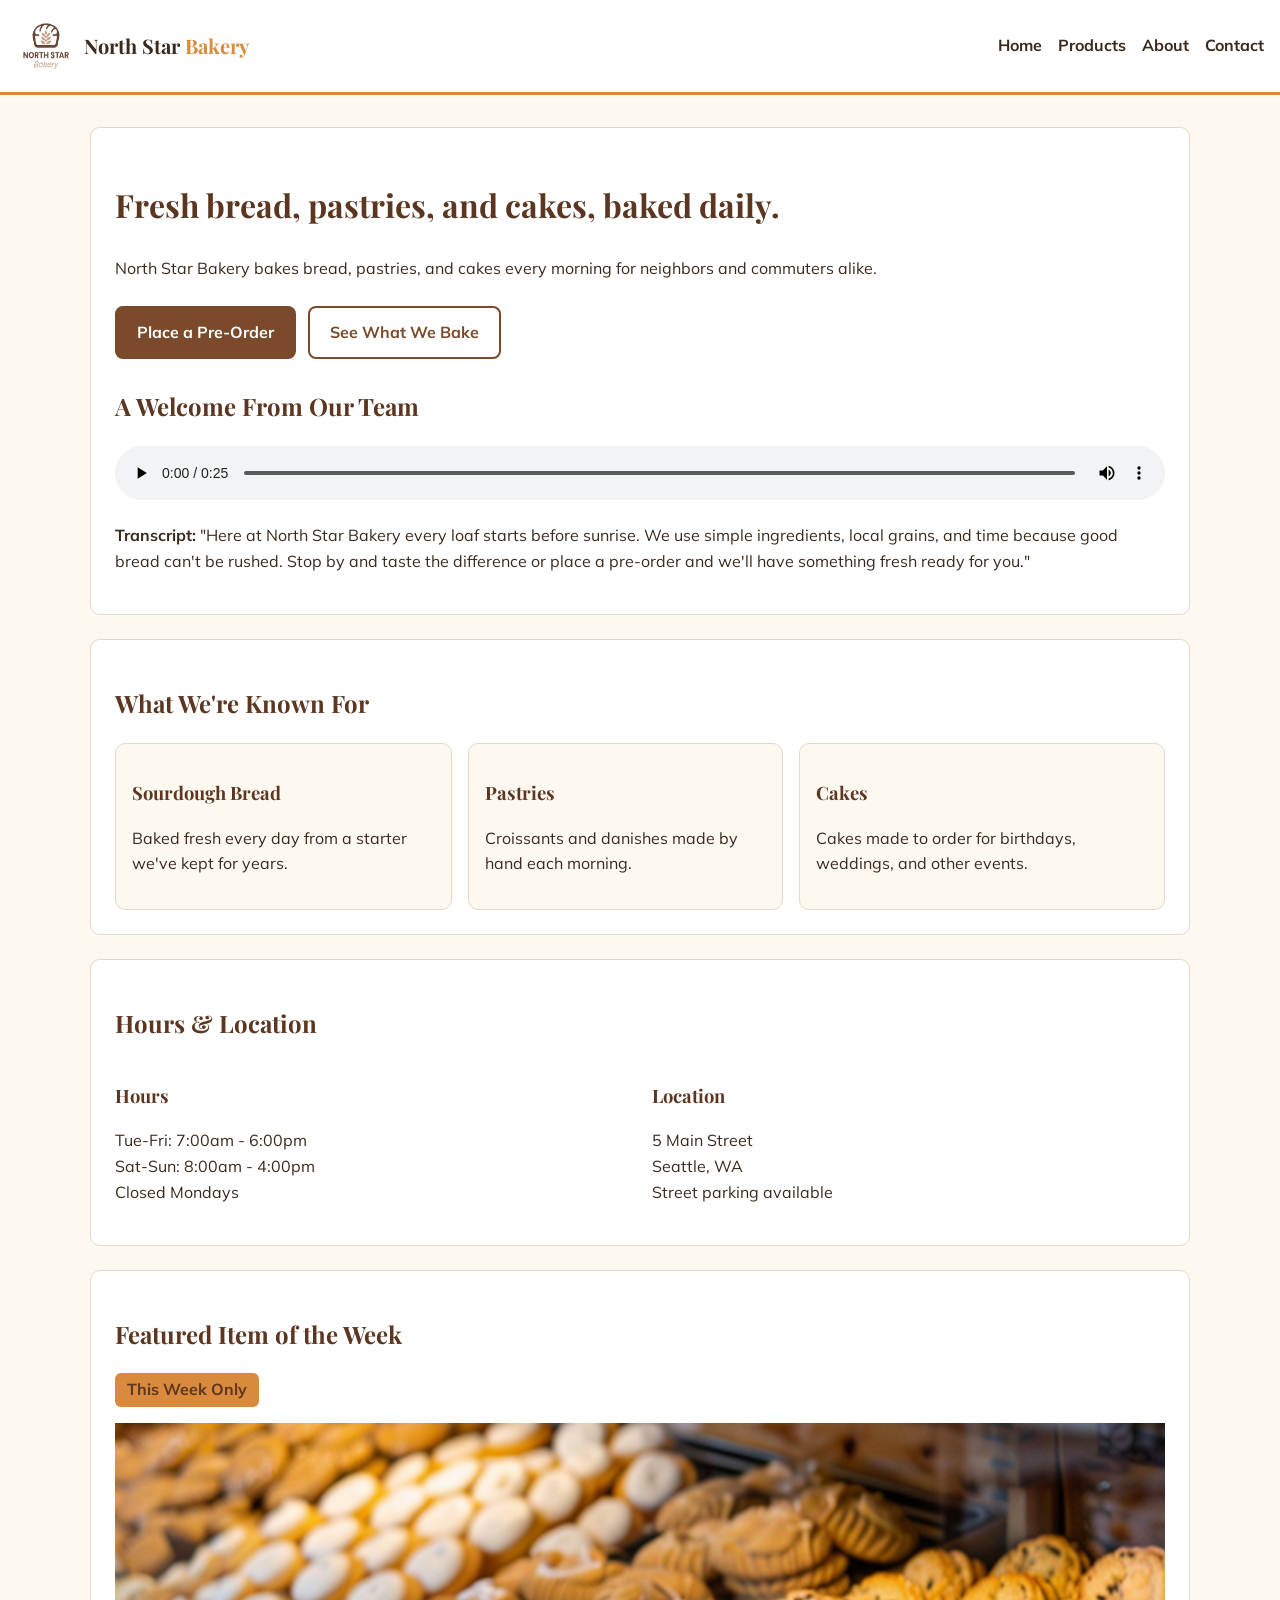
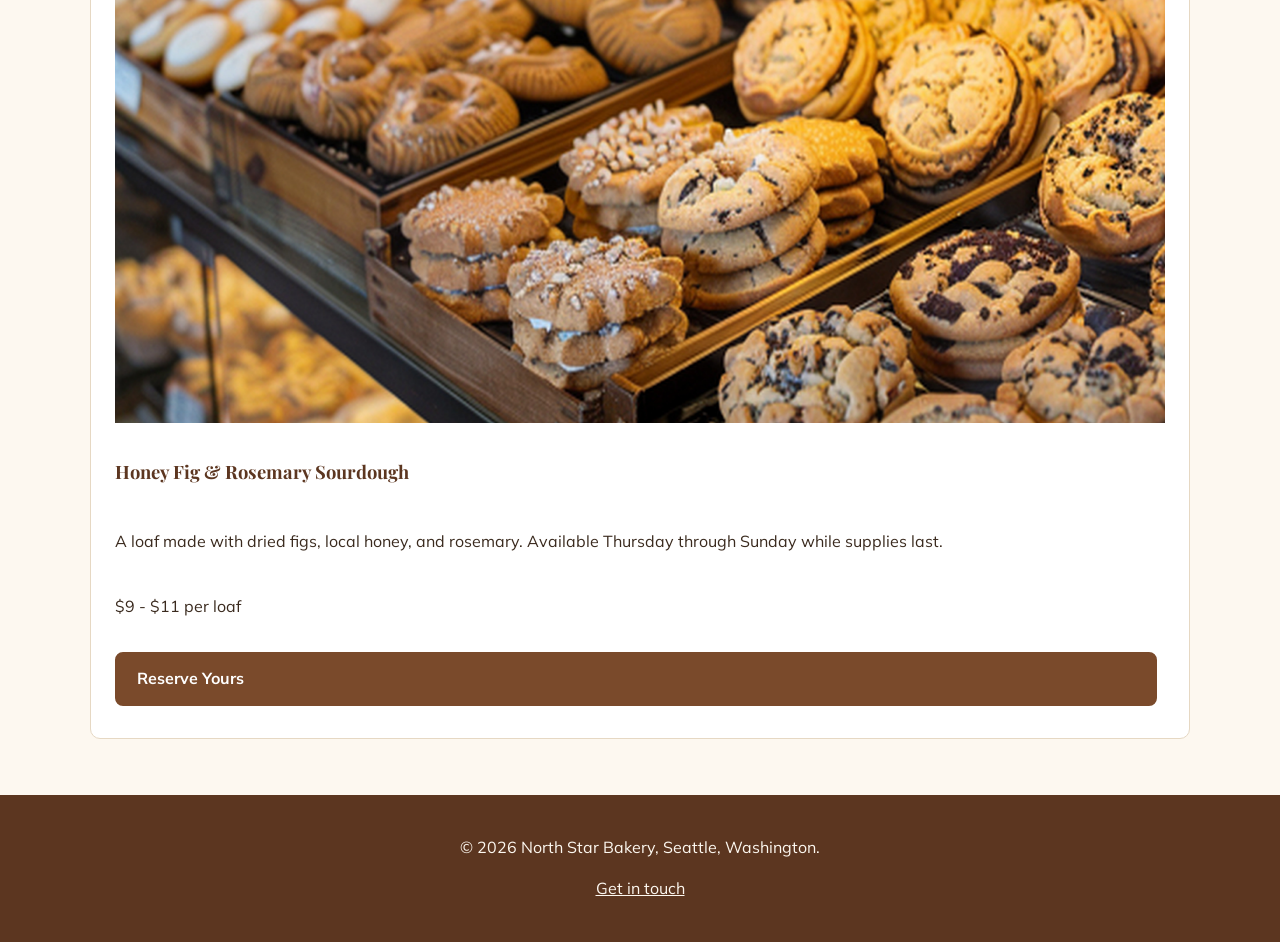
<file: index.html>
<!DOCTYPE html>
<html lang="en">

<head>
  <meta charset="UTF-8">
  <meta name="viewport" content="width=device-width, initial-scale=1.0">
  <title>North Star Bakery | Bakery in Seattle, WA</title>
  <link href="https://fonts.googleapis.com/css2?family=Mulish:wght@400;600;700&family=Playfair+Display:wght@600;700&display=swap" rel="stylesheet">
  <link rel="stylesheet" href="styles.css">
  <script src="main.js" defer></script>
</head>

<body>

  <header>
    <div>
      <img src="assets/bakery-logo_c.png" alt="North Star Bakery logo" width="60" height="60">
      <div>North Star <span>Bakery</span></div>
    </div>
    <nav>
      <ul>
        <li><a href="index.html">Home</a></li>
        <li><a href="products.html">Products</a></li>
        <li><a href="about.html">About</a></li>
        <li><a href="contact.html">Contact</a></li>
      </ul>
    </nav>
  </header>

  <main>

    <section>
      <h1>Fresh bread, pastries, and cakes, baked daily.</h1>
      <p>North Star Bakery bakes bread, pastries, and cakes every morning for neighbors and commuters alike.</p>
      <a class="btn" href="contact.html">Place a Pre-Order</a>
      <a class="btn btn-outline" href="products.html">See What We Bake</a>

      <h2>A Welcome From Our Team</h2>
      <audio controls>
        <source src="assets/bakery-welcome_c.mp3" type="audio/mpeg">
        Your browser doesn't support embedded audio. You can
        <a href="assets/bakery-welcome_c.mp3">download the welcome message</a> instead.
      </audio>
      <p><strong>Transcript:</strong> "Here at North Star Bakery every loaf starts before
        sunrise. We use simple ingredients, local grains, and time because good bread can't be rushed. Stop by
        and taste the difference or place a pre-order and we'll have something fresh ready for you."</p>
    </section>

    <section>
      <h2>What We're Known For</h2>

      <ul>
        <li>
          <h3>Sourdough Bread</h3>
          <p>Baked fresh every day from a starter we've kept for years.</p>
        </li>
        <li>
          <h3>Pastries</h3>
          <p>Croissants and danishes made by hand each morning.</p>
        </li>
        <li>
          <h3>Cakes</h3>
          <p>Cakes made to order for birthdays, weddings, and other events.</p>
        </li>
      </ul>
    </section>

    <section>
      <h2>Hours & Location</h2>
      <div class="two-col">
        <div>
          <h3>Hours</h3>
          <p>Tue-Fri: 7:00am - 6:00pm<br>Sat-Sun: 8:00am - 4:00pm<br>Closed Mondays</p>
        </div>
        <div>
          <h3>Location</h3>
          <p>5 Main Street<br>
            Seattle, WA<br>
            Street parking available</p>
        </div>
      </div>
    </section>

    <section>
      <h2>Featured Item of the Week</h2>
      <div class="feature-card">
        <span class="badge">This Week Only</span>
        <picture>
          <source media="(max-width: 640px)" srcset="assets/bakery-feature-small_c.png">
          <img src="assets/bakery-feature-large_c.png" alt="Honey fig and rosemary sourdough loaf" width="1200"
            height="600">
        </picture>
        <h3>Honey Fig & Rosemary Sourdough</h3>
        <p>A loaf made with dried figs, local honey, and rosemary. Available Thursday through Sunday while
          supplies
          last.</p>
        <p>$9 - $11 per loaf</p>
        <a class="btn" href="contact.html">Reserve Yours</a>
      </div>
    </section>

  </main>

  <footer>
    <p>&copy; 2026 North Star Bakery, Seattle, Washington.</p>
    <p><a href="contact.html">Get in touch</a></p>
  </footer>

</body>

</html>
</file>
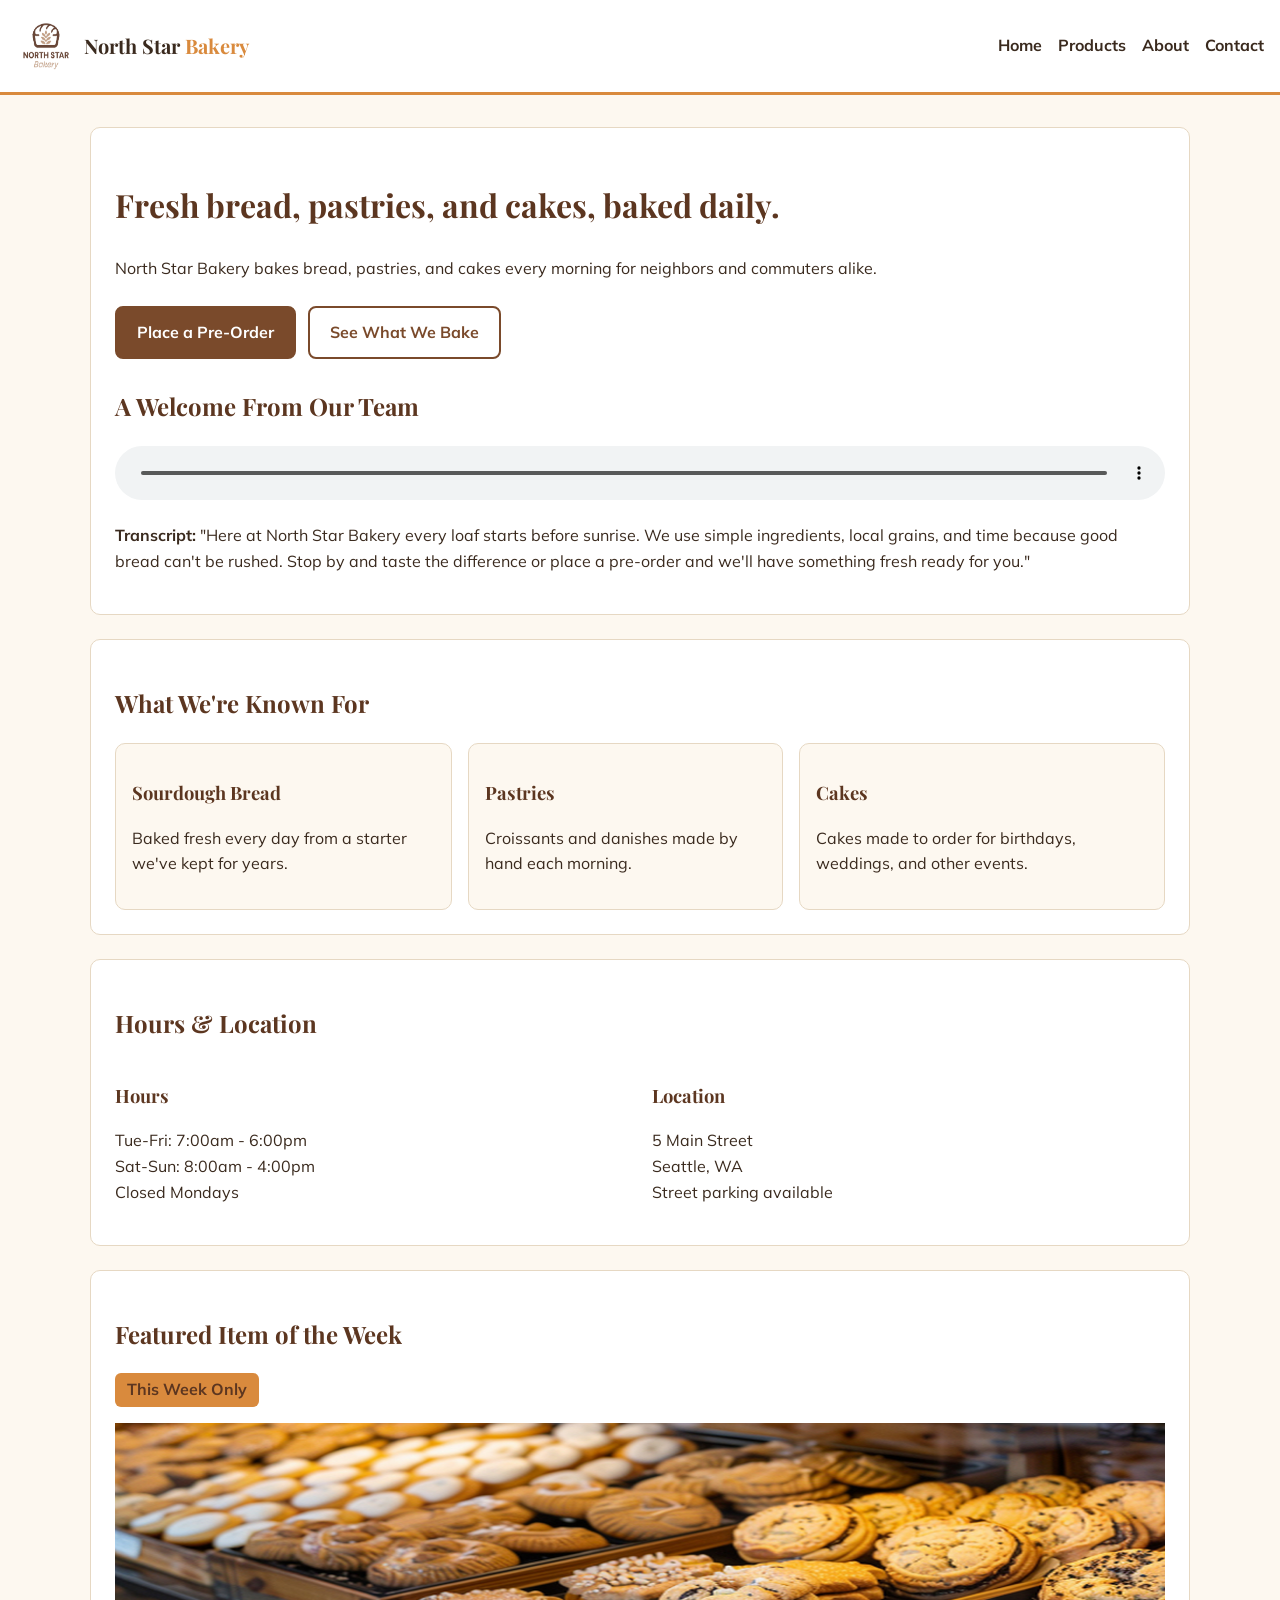
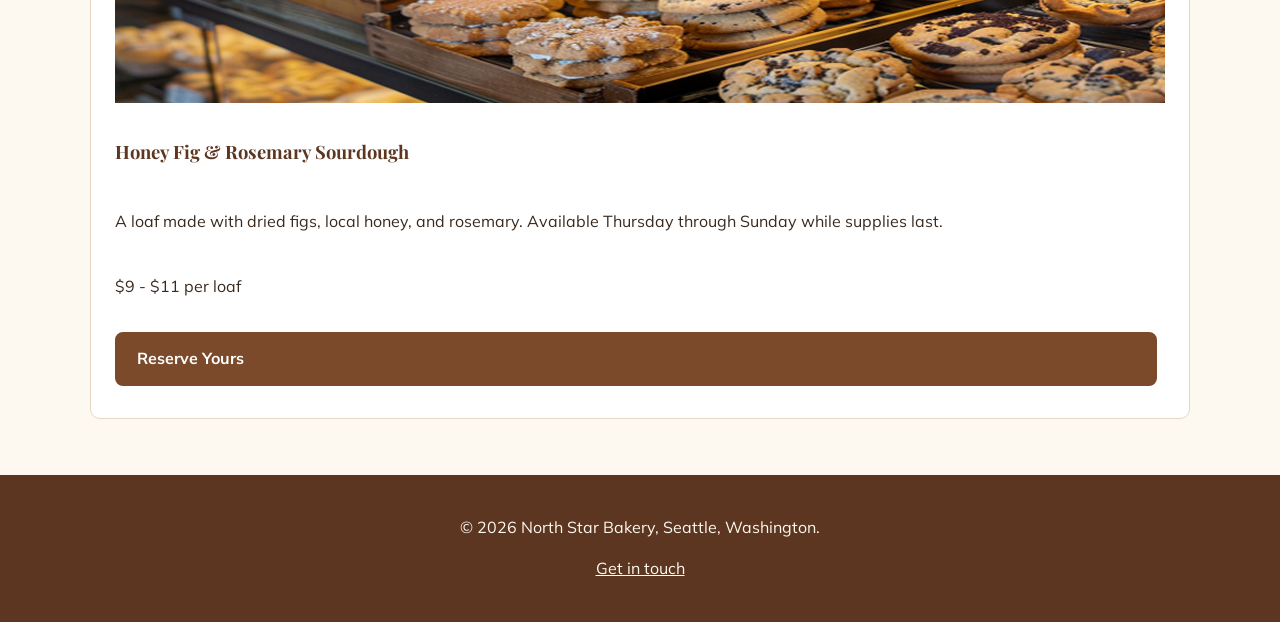
<file: web_2_1/index.html>
<!DOCTYPE html>
<html lang="en">

<head>
  <meta charset="UTF-8">
  <meta name="viewport" content="width=device-width, initial-scale=1.0">
  <title>North Star Bakery | Bakery in Seattle, WA</title>
  <link href="https://fonts.googleapis.com/css2?family=Mulish:wght@400;600;700&family=Playfair+Display:wght@600;700&display=swap" rel="stylesheet">
  <link rel="stylesheet" href="styles.css">
</head>

<body>

  <header>
    <div>
      <img src="assets/bakery-logo_c.png" alt="North Star Bakery logo" width="60" height="60">
      <div>North Star <span>Bakery</span></div>
    </div>
    <nav>
      <ul>
        <li><a href="index.html">Home</a></li>
        <li><a href="products.html">Products</a></li>
        <li><a href="about.html">About</a></li>
        <li><a href="contact.html">Contact</a></li>
      </ul>
    </nav>
  </header>

  <main>

    <section>
      <h1>Fresh bread, pastries, and cakes, baked daily.</h1>
      <p>North Star Bakery bakes bread, pastries, and cakes every morning for neighbors and commuters alike.</p>
      <a class="btn" href="contact.html">Place a Pre-Order</a>
      <a class="btn btn-outline" href="products.html">See What We Bake</a>

      <h2>A Welcome From Our Team</h2>
      <audio controls>
        <source src="assets/bakery-welcome_c.mp3" type="audio/mpeg">
        Your browser doesn't support embedded audio. You can
        <a href="assets/bakery-welcome_c.mp3">download the welcome message</a> instead.
      </audio>
      <p><strong>Transcript:</strong> "Here at North Star Bakery every loaf starts before
        sunrise. We use simple ingredients, local grains, and time because good bread can't be rushed. Stop by
        and taste the difference or place a pre-order and we'll have something fresh ready for you."</p>
    </section>

    <section>
      <h2>What We're Known For</h2>

      <ul>
        <li>
          <h3>Sourdough Bread</h3>
          <p>Baked fresh every day from a starter we've kept for years.</p>
        </li>
        <li>
          <h3>Pastries</h3>
          <p>Croissants and danishes made by hand each morning.</p>
        </li>
        <li>
          <h3>Cakes</h3>
          <p>Cakes made to order for birthdays, weddings, and other events.</p>
        </li>
      </ul>
    </section>

    <section>
      <h2>Hours & Location</h2>
      <div class="two-col">
        <div>
          <h3>Hours</h3>
          <p>Tue-Fri: 7:00am - 6:00pm<br>Sat-Sun: 8:00am - 4:00pm<br>Closed Mondays</p>
        </div>
        <div>
          <h3>Location</h3>
          <p>5 Main Street<br>
            Seattle, WA<br>
            Street parking available</p>
        </div>
      </div>
    </section>

    <section>
      <h2>Featured Item of the Week</h2>
      <div class="feature-card">
        <span class="badge">This Week Only</span>
        <picture>
          <source media="(max-width: 640px)" srcset="assets/bakery-feature-small_c.png">
          <img src="assets/bakery-feature-large_c.png" alt="Honey fig and rosemary sourdough loaf" width="1200"
            height="600">
        </picture>
        <h3>Honey Fig & Rosemary Sourdough</h3>
        <p>A loaf made with dried figs, local honey, and rosemary. Available Thursday through Sunday while
          supplies
          last.</p>
        <p>$9 - $11 per loaf</p>
        <a class="btn" href="contact.html">Reserve Yours</a>
      </div>
    </section>

  </main>

  <footer>
    <p>&copy; 2026 North Star Bakery, Seattle, Washington.</p>
    <p><a href="contact.html">Get in touch</a></p>
  </footer>

</body>

</html>
</file>
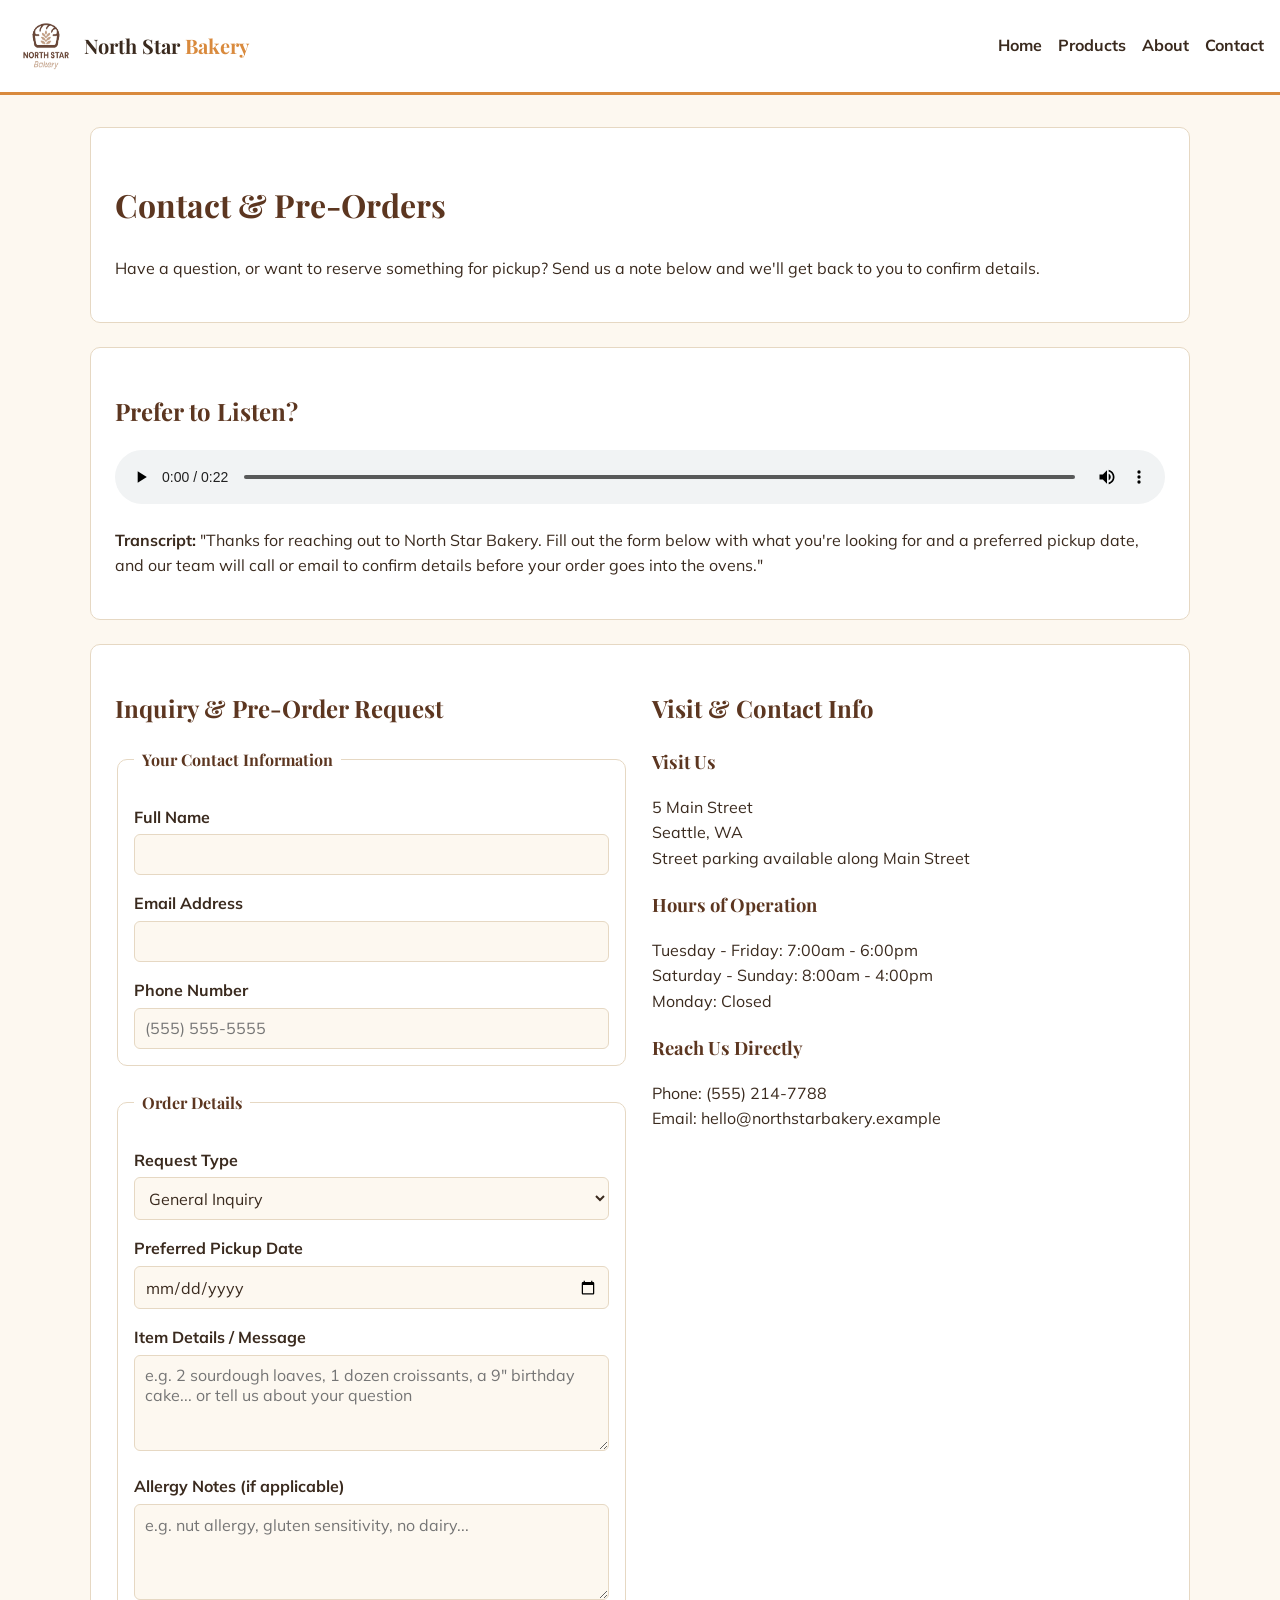
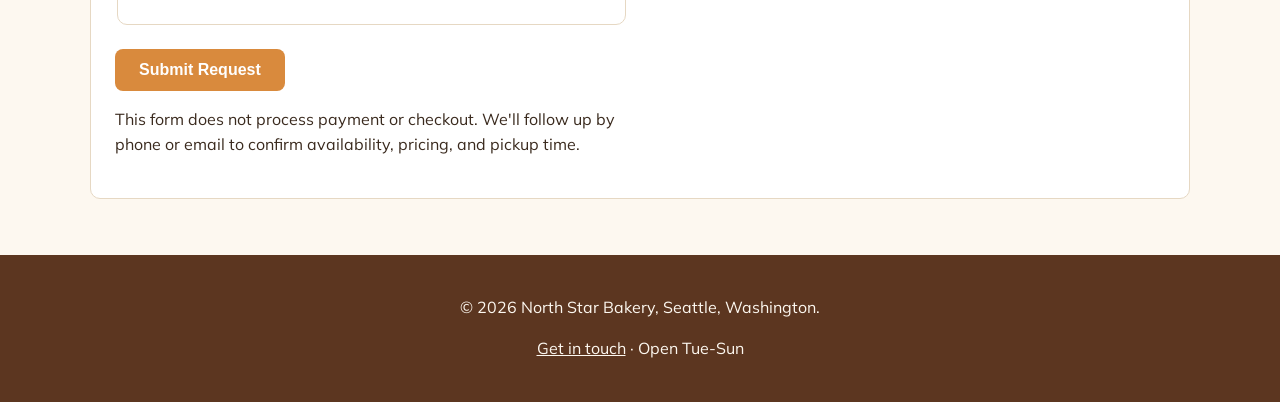
<file: contact.html>
<!DOCTYPE html>
<html lang="en">

<head>
  <meta charset="UTF-8">
  <meta name="viewport" content="width=device-width, initial-scale=1.0">
  <title>Contact & Pre-Orders | North Star Bakery</title>
  <link href="https://fonts.googleapis.com/css2?family=Mulish:wght@400;600;700&family=Playfair+Display:wght@600;700&display=swap" rel="stylesheet">
  <link rel="stylesheet" href="styles.css">
  <script src="main.js" defer></script>
</head>

<body>

  <header>
    <div>
      <img src="assets/bakery-logo_c.png" alt="North Star Bakery logo" width="60" height="60">
      <div>North Star <span>Bakery</span></div>
    </div>
    <nav>
      <ul>
        <li><a href="index.html">Home</a></li>
        <li><a href="products.html">Products</a></li>
        <li><a href="about.html">About</a></li>
        <li><a href="contact.html">Contact</a></li>
      </ul>
    </nav>
  </header>

  <main>

    <section>
      <h1>Contact & Pre-Orders</h1>
      <p>Have a question, or want to reserve something for pickup? Send us a note below and we'll get back to you to
        confirm details.</p>
    </section>

    <section>
      <h2>Prefer to Listen?</h2>
      <audio controls>
        <source src="assets/bakery-welcome-mixed_c.mp3" type="audio/mpeg">
        Your browser doesn't support embedded audio. You can
        <a href="assets/bakery-welcome-mixed_c.mp3">download the welcome message</a> instead.
      </audio>
      <p><strong>Transcript:</strong> "Thanks for reaching out to North Star Bakery. Fill out the form below with what
        you're looking for and a preferred pickup date, and our team will call or email to confirm details before
        your order goes into the ovens."</p>
    </section>

    <section class="contact-layout">

      <div>
        <h2>Inquiry & Pre-Order Request</h2>
        <form action="#" method="POST">

          <fieldset>
            <legend>Your Contact Information</legend>

            <label for="name">Full Name</label>
            <input type="text" id="name" name="name" required minlength="2" maxlength="80" autocomplete="name">

            <label for="email">Email Address</label>
            <input type="email" id="email" name="email" required autocomplete="email">

            <label for="phone">Phone Number</label>
            <input type="tel" id="phone" name="phone" pattern="[0-9()+\-\s]{7,20}" placeholder="(555) 555-5555"
              autocomplete="tel">
          </fieldset>

          <fieldset>
            <legend>Order Details</legend>

            <label for="request-type">Request Type</label>
            <select id="request-type" name="request-type" required>
              <option value="inquiry">General Inquiry</option>
              <option value="preorder">Pre-Order Request</option>
              <option value="event">Event / Custom Cake</option>
            </select>

            <label for="pickup-date">Preferred Pickup Date</label>
            <input type="date" id="pickup-date" name="pickup-date" min="2026-08-14">

            <label for="items">Item Details / Message</label>
            <textarea id="items" name="items" required maxlength="500"
              placeholder="e.g. 2 sourdough loaves, 1 dozen croissants, a 9&quot; birthday cake... or tell us about your question"></textarea>

            <label for="allergies">Allergy Notes (if applicable)</label>
            <textarea id="allergies" name="allergies" maxlength="300"
              placeholder="e.g. nut allergy, gluten sensitivity, no dairy..."></textarea>
          </fieldset>

          <button type="submit">Submit Request</button>
          <p>This form does not process payment or checkout. We'll follow up by phone or email to
            confirm availability, pricing, and pickup time.</p>
        </form>
      </div>

      <div>
        <h2>Visit & Contact Info</h2>

        <h3>Visit Us</h3>
        <p>5 Main Street<br>
          Seattle, WA<br>
          Street parking available along Main Street</p>

        <h3>Hours of Operation</h3>
        <p>
          Tuesday - Friday: 7:00am - 6:00pm<br>
          Saturday - Sunday: 8:00am - 4:00pm<br>
          Monday: Closed
        </p>

        <h3>Reach Us Directly</h3>
        <p>
          Phone: (555) 214-7788<br>
          Email: hello@northstarbakery.example
        </p>
      </div>

    </section>

  </main>

  <footer>
    <p>&copy; 2026 North Star Bakery, Seattle, Washington.</p>
    <p><a href="contact.html">Get in touch</a> &middot; Open Tue-Sun</p>
  </footer>

</body>

</html>
</file>
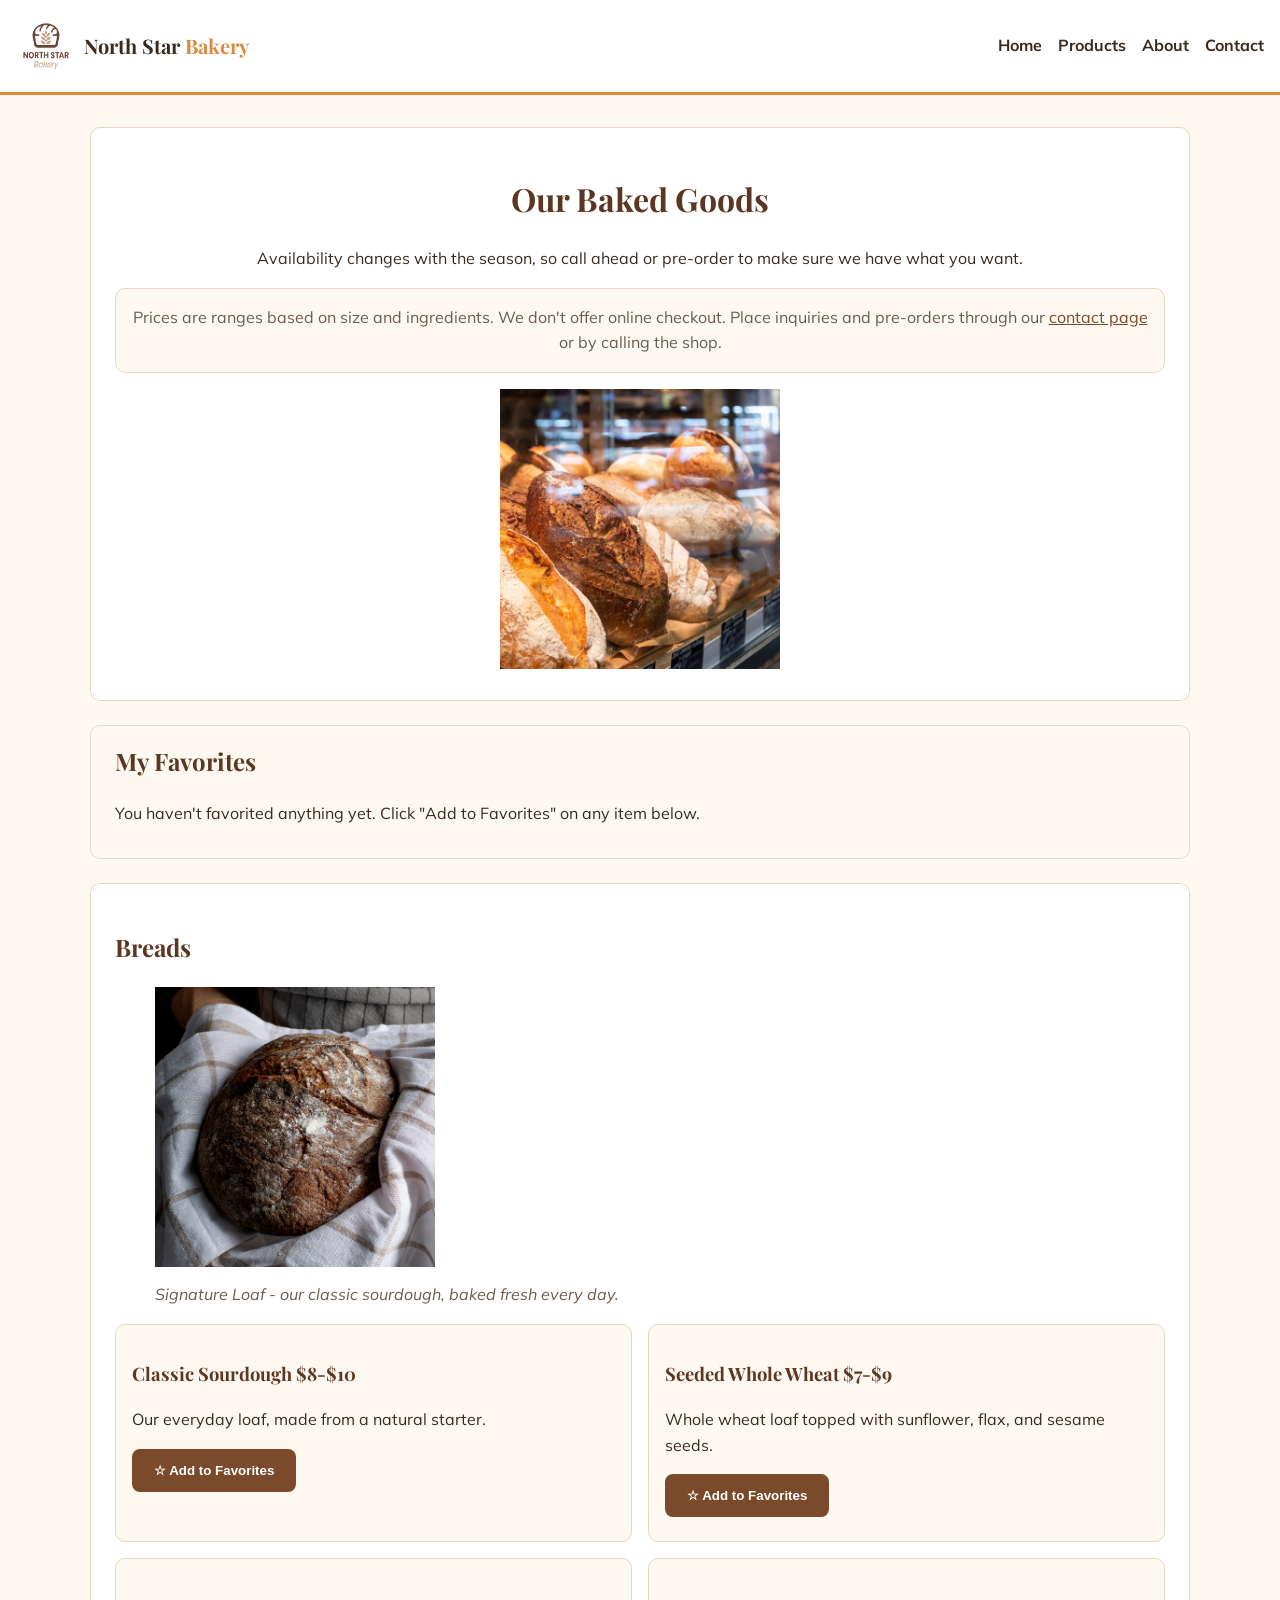
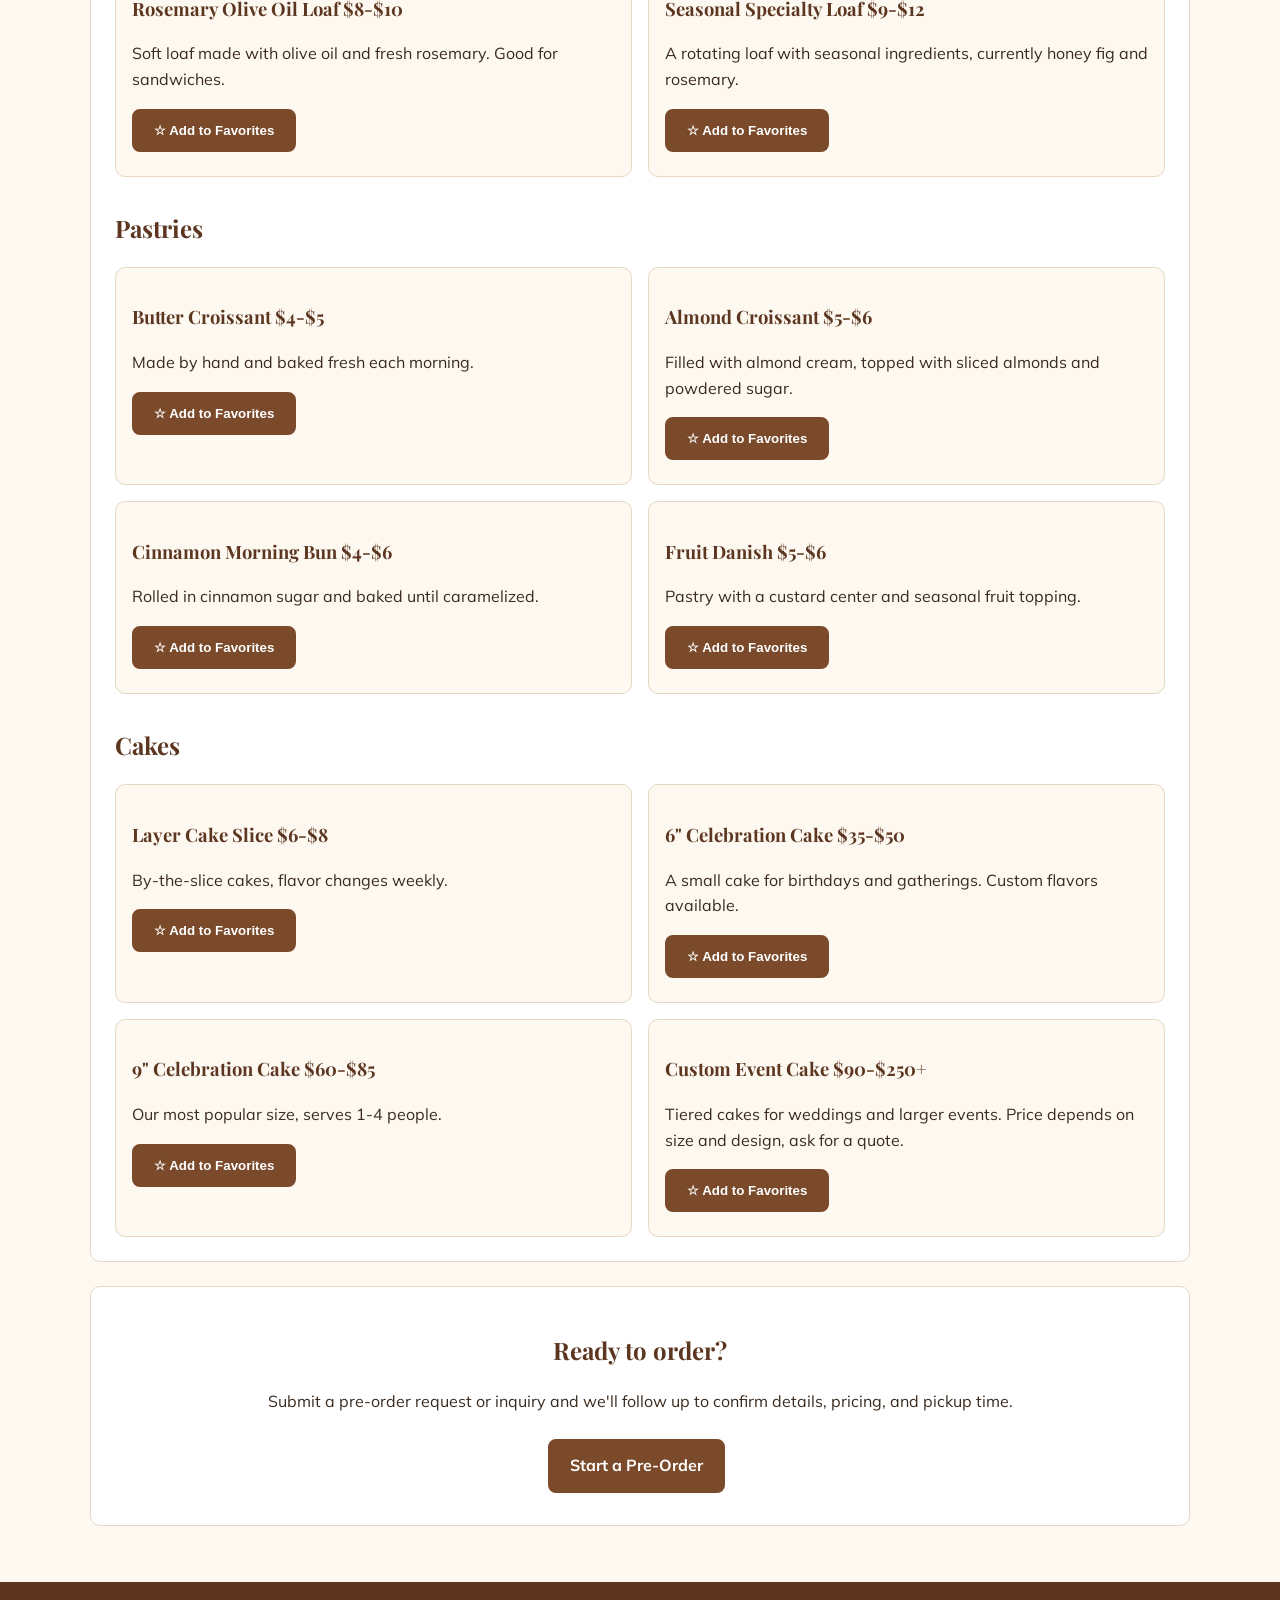
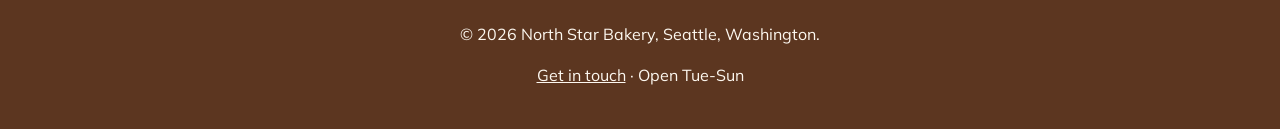
<file: products.html>
<!DOCTYPE html>
<html lang="en">

<head>
  <meta charset="UTF-8">
  <meta name="viewport" content="width=device-width, initial-scale=1.0">
  <title>Products | North Star Bakery</title>
  <link href="https://fonts.googleapis.com/css2?family=Mulish:wght@400;600;700&family=Playfair+Display:wght@600;700&display=swap" rel="stylesheet">
  <link rel="stylesheet" href="styles.css">
  <script src="main.js" defer></script>
</head>

<body>

  <header>
    <div>
      <img src="assets/bakery-logo_c.png" alt="North Star Bakery logo" width="60" height="60">
      <div>North Star <span>Bakery</span></div>
    </div>
    <nav>
      <ul>
        <li><a href="index.html">Home</a></li>
        <li><a href="products.html">Products</a></li>
        <li><a href="about.html">About</a></li>
        <li><a href="contact.html">Contact</a></li>
      </ul>
    </nav>
  </header>

  <main>

    <div class="page-intro">
      <h1>Our Baked Goods</h1>
      <p>Availability changes with the season, so call ahead or pre-order to make sure we have what you want.</p>
      <div class="notice">Prices are ranges based on size and ingredients. We don't offer online checkout. Place inquiries
        and pre-orders through our <a href="contact.html">contact page</a> or by calling the shop.</div>
      <img src="assets/bakery-bread_c.png" alt="An assortment of fresh baked bread loaves cooling on a rack">
    </div>

    <section>

      <div class="product-category">
        <h2>Breads</h2>
        <figure>
          <img src="assets/bakery-signature-loaf_c.png" alt="A rustic round sourdough loaf with a deeply scored crust">
          <figcaption>Signature Loaf - our classic sourdough, baked fresh every day.</figcaption>
        </figure>
        <div class="product-grid">
          <div class="product-card">
            <h3>Classic Sourdough <span class="price">$8-$10</span></h3>
            <p>Our everyday loaf, made from a natural starter.</p>
          </div>
          <div class="product-card">
            <h3>Seeded Whole Wheat <span class="price">$7-$9</span></h3>
            <p>Whole wheat loaf topped with sunflower, flax, and sesame seeds.</p>
          </div>
          <div class="product-card">
            <h3>Rosemary Olive Oil Loaf <span class="price">$8-$10</span></h3>
            <p>Soft loaf made with olive oil and fresh rosemary. Good for sandwiches.</p>
          </div>
          <div class="product-card">
            <h3>Seasonal Specialty Loaf <span class="price">$9-$12</span></h3>
            <p>A rotating loaf with seasonal ingredients, currently honey fig and rosemary.</p>
          </div>
        </div>
      </div>

      <div class="product-category">
        <h2>Pastries</h2>
        <div class="product-grid">
          <div class="product-card">
            <h3>Butter Croissant <span class="price">$4-$5</span></h3>
            <p>Made by hand and baked fresh each morning.</p>
          </div>
          <div class="product-card">
            <h3>Almond Croissant <span class="price">$5-$6</span></h3>
            <p>Filled with almond cream, topped with sliced almonds and powdered sugar.</p>
          </div>
          <div class="product-card">
            <h3>Cinnamon Morning Bun <span class="price">$4-$6</span></h3>
            <p>Rolled in cinnamon sugar and baked until caramelized.</p>
          </div>
          <div class="product-card">
            <h3>Fruit Danish <span class="price">$5-$6</span></h3>
            <p>Pastry with a custard center and seasonal fruit topping.</p>
          </div>
        </div>
      </div>

      <div class="product-category">
        <h2>Cakes</h2>
        <div class="product-grid">
          <div class="product-card">
            <h3>Layer Cake Slice <span class="price">$6-$8</span></h3>
            <p>By-the-slice cakes, flavor changes weekly.</p>
          </div>
          <div class="product-card">
            <h3>6" Celebration Cake <span class="price">$35-$50</span></h3>
            <p>A small cake for birthdays and gatherings. Custom flavors available.</p>
          </div>
          <div class="product-card">
            <h3>9" Celebration Cake <span class="price">$60-$85</span></h3>
            <p>Our most popular size, serves 1-4 people.</p>
          </div>
          <div class="product-card">
            <h3>Custom Event Cake <span class="price">$90-$250+</span></h3>
            <p>Tiered cakes for weddings and larger events. Price depends on size and design, ask for a quote.</p>
          </div>
        </div>
      </div>

    </section>

    <div class="cta-banner">
      <h2>Ready to order?</h2>
      <p>Submit a pre-order request or inquiry and we'll follow up to confirm details, pricing, and pickup time.</p>
      <a class="btn" href="contact.html">Start a Pre-Order</a>
    </div>

  </main>

  <footer>
    <p>&copy; 2026 North Star Bakery, Seattle, Washington.</p>
    <p><a href="contact.html">Get in touch</a> &middot; Open Tue-Sun</p>
  </footer>

</body>

</html>
</file>
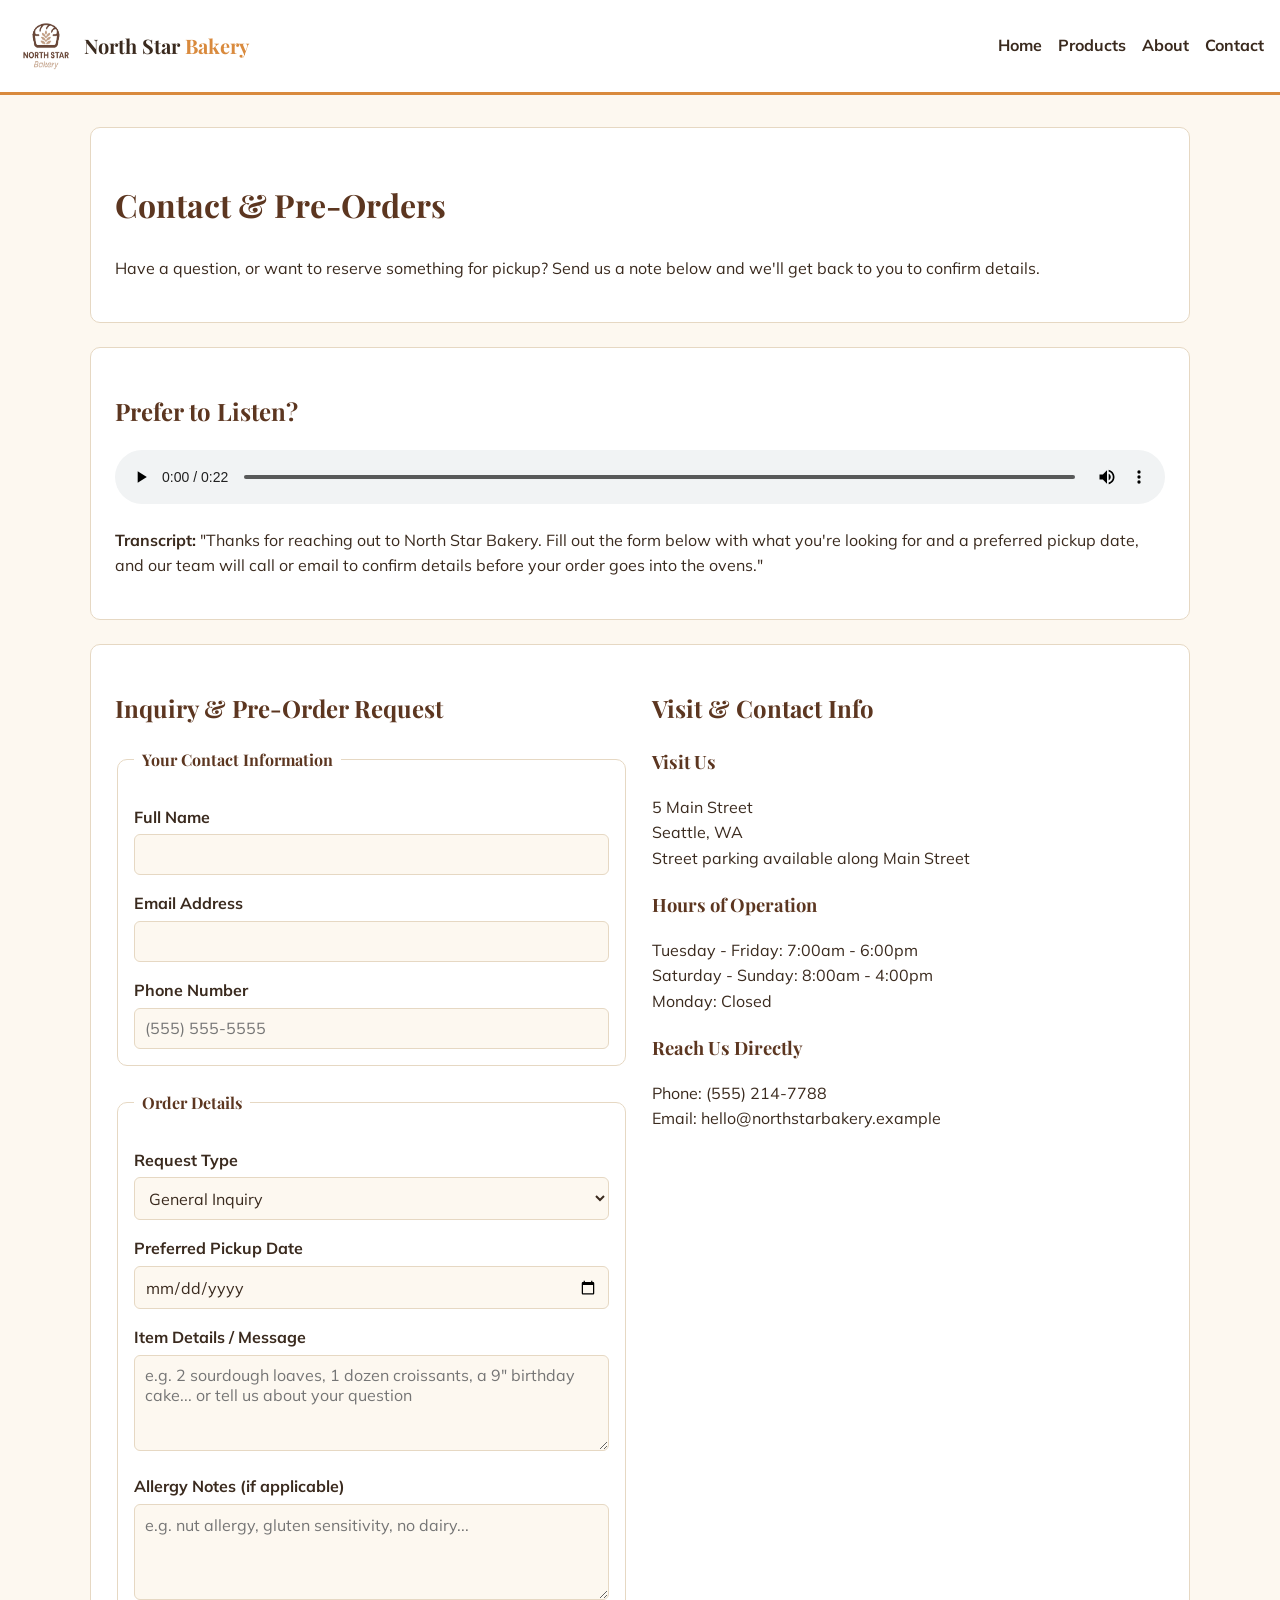
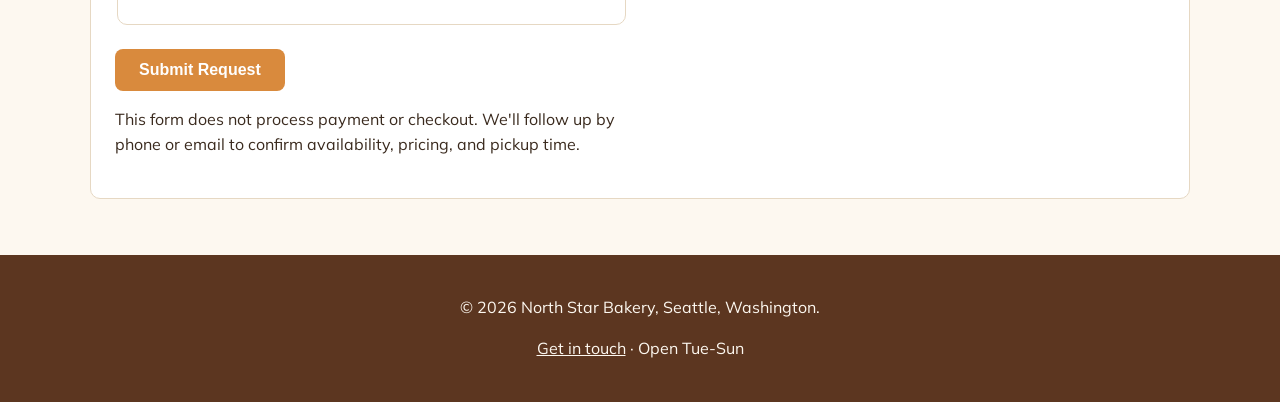
<file: web_2_1/contact.html>
<!DOCTYPE html>
<html lang="en">

<head>
  <meta charset="UTF-8">
  <meta name="viewport" content="width=device-width, initial-scale=1.0">
  <title>Contact & Pre-Orders | North Star Bakery</title>
  <link href="https://fonts.googleapis.com/css2?family=Mulish:wght@400;600;700&family=Playfair+Display:wght@600;700&display=swap" rel="stylesheet">
  <link rel="stylesheet" href="styles.css">
</head>

<body>

  <header>
    <div>
      <img src="assets/bakery-logo_c.png" alt="North Star Bakery logo" width="60" height="60">
      <div>North Star <span>Bakery</span></div>
    </div>
    <nav>
      <ul>
        <li><a href="index.html">Home</a></li>
        <li><a href="products.html">Products</a></li>
        <li><a href="about.html">About</a></li>
        <li><a href="contact.html">Contact</a></li>
      </ul>
    </nav>
  </header>

  <main>

    <section>
      <h1>Contact & Pre-Orders</h1>
      <p>Have a question, or want to reserve something for pickup? Send us a note below and we'll get back to you to
        confirm details.</p>
    </section>

    <section>
      <h2>Prefer to Listen?</h2>
      <audio controls>
        <source src="assets/bakery-welcome-mixed_c.mp3" type="audio/mpeg">
        Your browser doesn't support embedded audio. You can
        <a href="assets/bakery-welcome-mixed_c.mp3">download the welcome message</a> instead.
      </audio>
      <p><strong>Transcript:</strong> "Thanks for reaching out to North Star Bakery. Fill out the form below with what
        you're looking for and a preferred pickup date, and our team will call or email to confirm details before
        your order goes into the ovens."</p>
    </section>

    <section class="contact-layout">

      <div>
        <h2>Inquiry & Pre-Order Request</h2>
        <form action="#" method="POST">

          <fieldset>
            <legend>Your Contact Information</legend>

            <label for="name">Full Name</label>
            <input type="text" id="name" name="name" required minlength="2" maxlength="80" autocomplete="name">

            <label for="email">Email Address</label>
            <input type="email" id="email" name="email" required autocomplete="email">

            <label for="phone">Phone Number</label>
            <input type="tel" id="phone" name="phone" pattern="[0-9()+\-\s]{7,20}" placeholder="(555) 555-5555"
              autocomplete="tel">
          </fieldset>

          <fieldset>
            <legend>Order Details</legend>

            <label for="request-type">Request Type</label>
            <select id="request-type" name="request-type" required>
              <option value="inquiry">General Inquiry</option>
              <option value="preorder">Pre-Order Request</option>
              <option value="event">Event / Custom Cake</option>
            </select>

            <label for="pickup-date">Preferred Pickup Date</label>
            <input type="date" id="pickup-date" name="pickup-date" min="2026-08-14">

            <label for="items">Item Details / Message</label>
            <textarea id="items" name="items" required maxlength="500"
              placeholder="e.g. 2 sourdough loaves, 1 dozen croissants, a 9&quot; birthday cake... or tell us about your question"></textarea>

            <label for="allergies">Allergy Notes (if applicable)</label>
            <textarea id="allergies" name="allergies" maxlength="300"
              placeholder="e.g. nut allergy, gluten sensitivity, no dairy..."></textarea>
          </fieldset>

          <button type="submit">Submit Request</button>
          <p>This form does not process payment or checkout. We'll follow up by phone or email to
            confirm availability, pricing, and pickup time.</p>
        </form>
      </div>

      <div>
        <h2>Visit & Contact Info</h2>

        <h3>Visit Us</h3>
        <p>5 Main Street<br>
          Seattle, WA<br>
          Street parking available along Main Street</p>

        <h3>Hours of Operation</h3>
        <p>
          Tuesday - Friday: 7:00am - 6:00pm<br>
          Saturday - Sunday: 8:00am - 4:00pm<br>
          Monday: Closed
        </p>

        <h3>Reach Us Directly</h3>
        <p>
          Phone: (555) 214-7788<br>
          Email: hello@northstarbakery.example
        </p>
      </div>

    </section>

  </main>

  <footer>
    <p>&copy; 2026 North Star Bakery, Seattle, Washington.</p>
    <p><a href="contact.html">Get in touch</a> &middot; Open Tue-Sun</p>
  </footer>

</body>

</html>
</file>
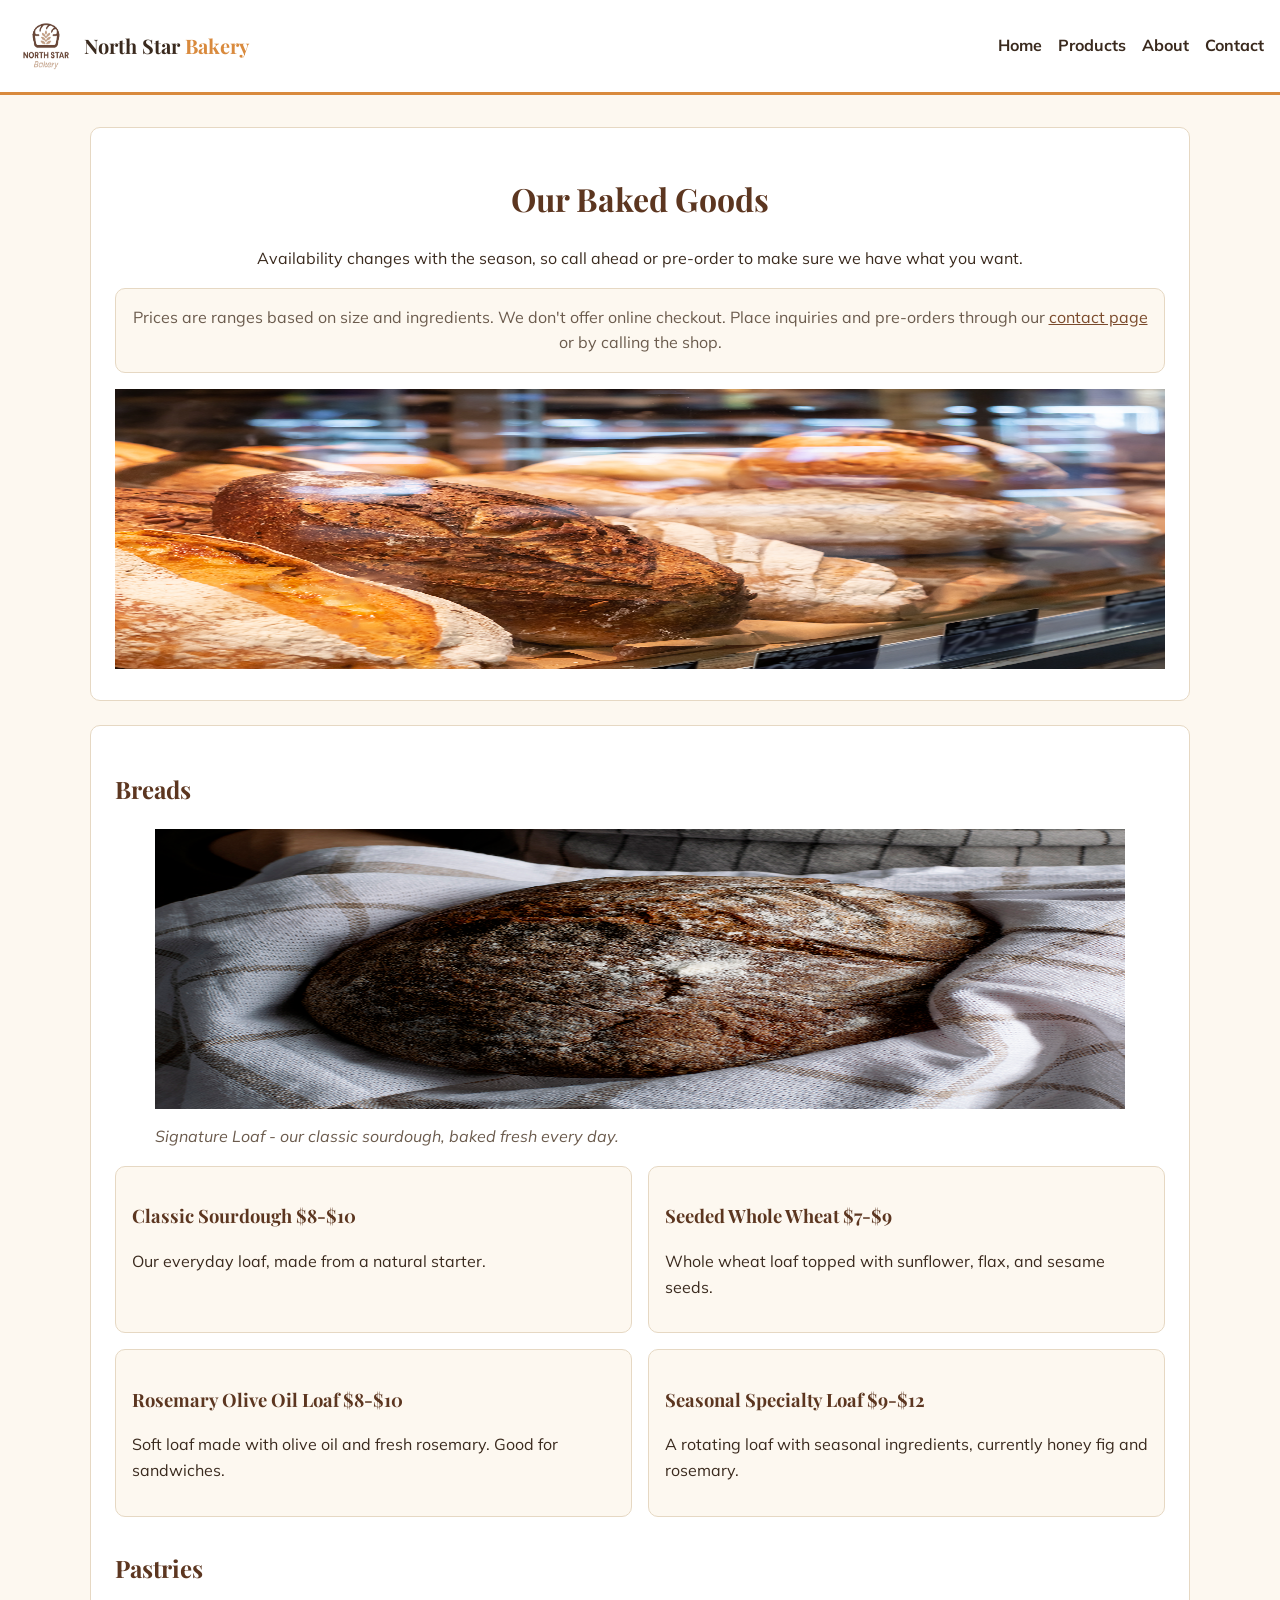
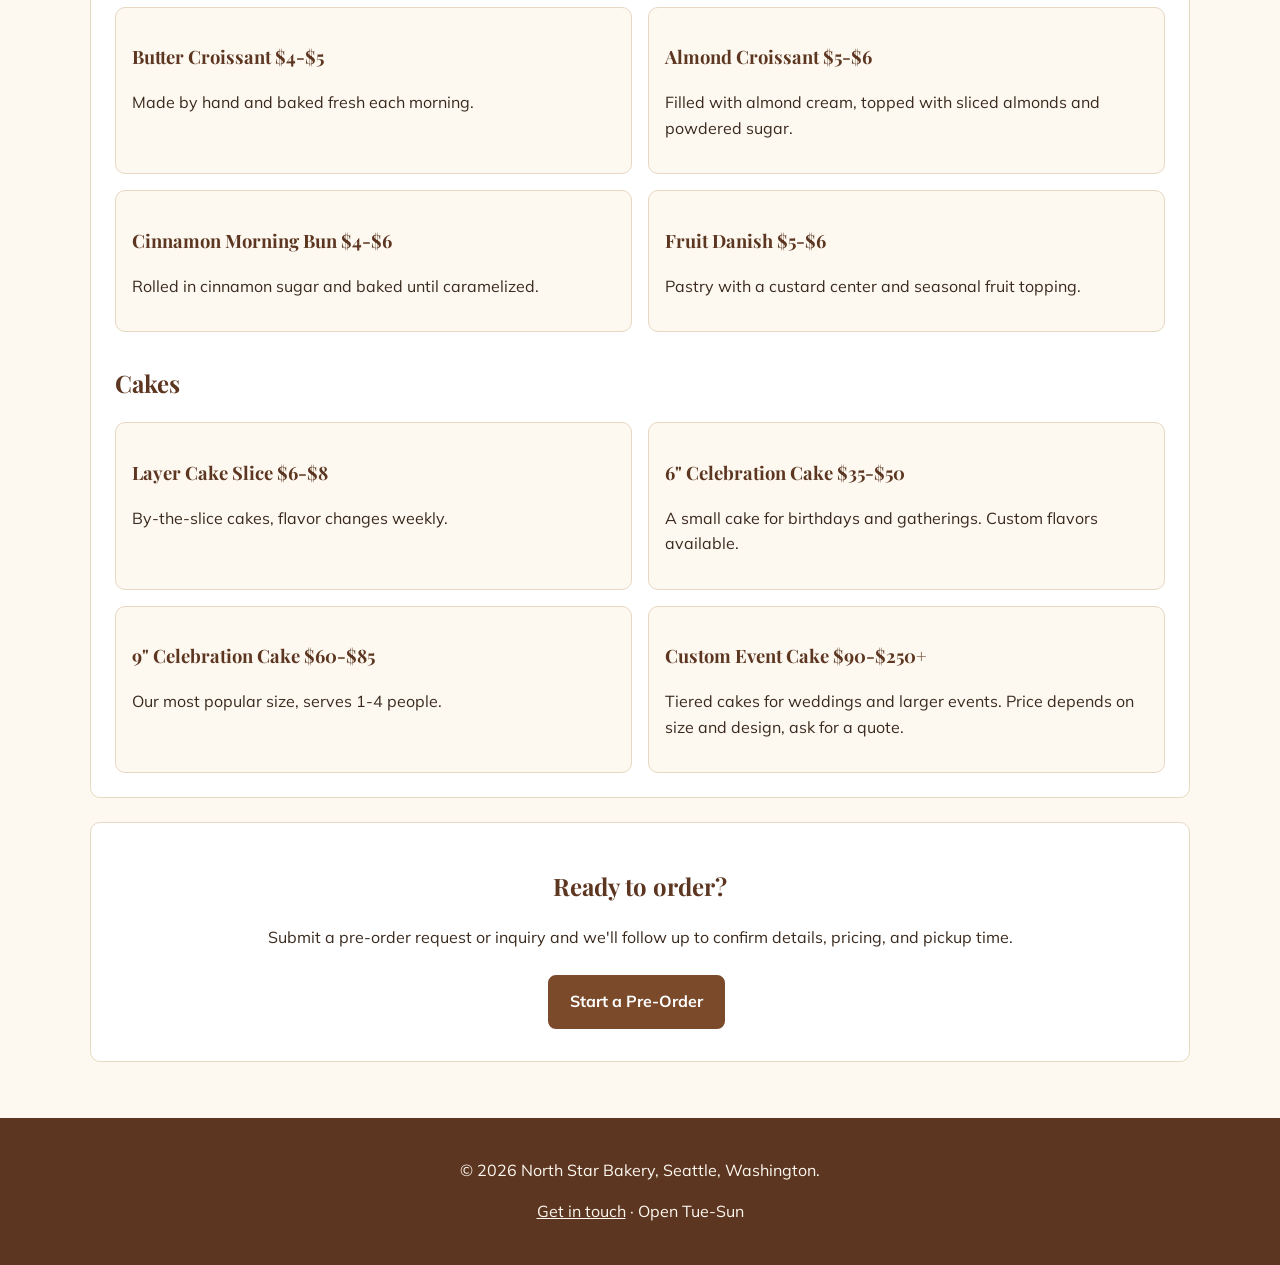
<file: web_2_1/products.html>
<!DOCTYPE html>
<html lang="en">

<head>
  <meta charset="UTF-8">
  <meta name="viewport" content="width=device-width, initial-scale=1.0">
  <title>Products | North Star Bakery</title>
  <link href="https://fonts.googleapis.com/css2?family=Mulish:wght@400;600;700&family=Playfair+Display:wght@600;700&display=swap" rel="stylesheet">
  <link rel="stylesheet" href="styles.css">
</head>

<body>

  <header>
    <div>
      <img src="assets/bakery-logo_c.png" alt="North Star Bakery logo" width="60" height="60">
      <div>North Star <span>Bakery</span></div>
    </div>
    <nav>
      <ul>
        <li><a href="index.html">Home</a></li>
        <li><a href="products.html">Products</a></li>
        <li><a href="about.html">About</a></li>
        <li><a href="contact.html">Contact</a></li>
      </ul>
    </nav>
  </header>

  <main>

    <div class="page-intro">
      <h1>Our Baked Goods</h1>
      <p>Availability changes with the season, so call ahead or pre-order to make sure we have what you want.</p>
      <div class="notice">Prices are ranges based on size and ingredients. We don't offer online checkout. Place inquiries
        and pre-orders through our <a href="contact.html">contact page</a> or by calling the shop.</div>
      <img src="assets/bakery-bread_c.png" alt="An assortment of fresh baked bread loaves cooling on a rack">
    </div>

    <section>

      <div class="product-category">
        <h2>Breads</h2>
        <figure>
          <img src="assets/bakery-signature-loaf_c.png" alt="A rustic round sourdough loaf with a deeply scored crust">
          <figcaption>Signature Loaf - our classic sourdough, baked fresh every day.</figcaption>
        </figure>
        <div class="product-grid">
          <div class="product-card">
            <h3>Classic Sourdough <span class="price">$8-$10</span></h3>
            <p>Our everyday loaf, made from a natural starter.</p>
          </div>
          <div class="product-card">
            <h3>Seeded Whole Wheat <span class="price">$7-$9</span></h3>
            <p>Whole wheat loaf topped with sunflower, flax, and sesame seeds.</p>
          </div>
          <div class="product-card">
            <h3>Rosemary Olive Oil Loaf <span class="price">$8-$10</span></h3>
            <p>Soft loaf made with olive oil and fresh rosemary. Good for sandwiches.</p>
          </div>
          <div class="product-card">
            <h3>Seasonal Specialty Loaf <span class="price">$9-$12</span></h3>
            <p>A rotating loaf with seasonal ingredients, currently honey fig and rosemary.</p>
          </div>
        </div>
      </div>

      <div class="product-category">
        <h2>Pastries</h2>
        <div class="product-grid">
          <div class="product-card">
            <h3>Butter Croissant <span class="price">$4-$5</span></h3>
            <p>Made by hand and baked fresh each morning.</p>
          </div>
          <div class="product-card">
            <h3>Almond Croissant <span class="price">$5-$6</span></h3>
            <p>Filled with almond cream, topped with sliced almonds and powdered sugar.</p>
          </div>
          <div class="product-card">
            <h3>Cinnamon Morning Bun <span class="price">$4-$6</span></h3>
            <p>Rolled in cinnamon sugar and baked until caramelized.</p>
          </div>
          <div class="product-card">
            <h3>Fruit Danish <span class="price">$5-$6</span></h3>
            <p>Pastry with a custard center and seasonal fruit topping.</p>
          </div>
        </div>
      </div>

      <div class="product-category">
        <h2>Cakes</h2>
        <div class="product-grid">
          <div class="product-card">
            <h3>Layer Cake Slice <span class="price">$6-$8</span></h3>
            <p>By-the-slice cakes, flavor changes weekly.</p>
          </div>
          <div class="product-card">
            <h3>6" Celebration Cake <span class="price">$35-$50</span></h3>
            <p>A small cake for birthdays and gatherings. Custom flavors available.</p>
          </div>
          <div class="product-card">
            <h3>9" Celebration Cake <span class="price">$60-$85</span></h3>
            <p>Our most popular size, serves 1-4 people.</p>
          </div>
          <div class="product-card">
            <h3>Custom Event Cake <span class="price">$90-$250+</span></h3>
            <p>Tiered cakes for weddings and larger events. Price depends on size and design, ask for a quote.</p>
          </div>
        </div>
      </div>

    </section>

    <div class="cta-banner">
      <h2>Ready to order?</h2>
      <p>Submit a pre-order request or inquiry and we'll follow up to confirm details, pricing, and pickup time.</p>
      <a class="btn" href="contact.html">Start a Pre-Order</a>
    </div>

  </main>

  <footer>
    <p>&copy; 2026 North Star Bakery, Seattle, Washington.</p>
    <p><a href="contact.html">Get in touch</a> &middot; Open Tue-Sun</p>
  </footer>

</body>

</html>
</file>
<file: styles.css>
/* North Star Bakery styles */

/* colors used on this site:
   background: #fdf8f0 (cream)
   card background: #ffffff (white)
   main brown: #7a4a2b
   dark brown (headings/footer): #5c3620
   accent orange: #d98a3d
   text: #3a2a1e
*/

body {
  margin: 0;
  font-family: 'Mulish', Arial, sans-serif;
  color: #3a2a1e;
  background-color: #fdf8f0;
  line-height: 1.6;
}

img,
video {
  max-width: 100%;
}

audio {
  width: 100%;
}

a {
  color: #7a4a2b;
}

h1,
h2,
h3 {
  font-family: 'Playfair Display', Georgia, serif;
  color: #5c3620;
}

h1 {
  font-size: 2rem;
}

h2 {
  font-size: 1.5rem;
}

h3 {
  font-size: 1.15rem;
}

/* header and nav */

header {
  display: flex;
  flex-direction: column;
  align-items: center;
  gap: 1rem;
  padding: 1rem;
  background-color: #ffffff;
  border-bottom: 3px solid #d98a3d;
}

header > div {
  display: flex;
  align-items: center;
  gap: 0.5rem;
  font-family: 'Playfair Display', Georgia, serif;
  font-weight: bold;
  font-size: 1.25rem;
}

header span {
  color: #d98a3d;
}

nav ul {
  display: flex;
  flex-wrap: wrap;
  justify-content: center;
  gap: 1rem;
  list-style: none;
  margin: 0;
  padding: 0;
}

nav a {
  text-decoration: none;
  font-weight: bold;
  color: #3a2a1e;
}

nav a:hover {
  color: #7a4a2b;
}

/* page layout */

main {
  max-width: 1100px;
  margin: 0 auto;
  padding: 2rem 1rem;
}

section,
main > div {
  background-color: #ffffff;
  border: 1px solid #e6d8c3;
  border-radius: 10px;
  padding: 1.5rem;
  margin-bottom: 1.5rem;
}

/* buttons */

.btn {
  display: inline-block;
  background-color: #7a4a2b;
  color: #ffffff;
  text-decoration: none;
  font-weight: bold;
  padding: 0.75rem 1.25rem;
  border-radius: 8px;
  border: 2px solid #7a4a2b;
  margin: 0.5rem 0.5rem 0.5rem 0;
}

.btn:hover {
  background-color: #5c3620;
  border-color: #5c3620;
}

.btn-outline {
  background-color: #ffffff;
  color: #7a4a2b;
}

.btn-outline:hover {
  background-color: #7a4a2b;
  color: #ffffff;
}

button[type="submit"] {
  background-color: #d98a3d;
  color: #ffffff;
  font-weight: bold;
  font-size: 1rem;
  border: none;
  border-radius: 8px;
  padding: 0.75rem 1.5rem;
  cursor: pointer;
}

button[type="submit"]:hover {
  background-color: #7a4a2b;
}

/* lists as cards, used for "What We're Known For" and "Our Sourcing Philosophy" */

main ul {
  display: flex;
  flex-direction: column;
  gap: 1rem;
  list-style: none;
  margin: 0;
  padding: 0;
}

main ul li {
  background-color: #fdf8f0;
  border: 1px solid #e6d8c3;
  border-radius: 10px;
  padding: 1rem;
}

/* Hours & Location */

.two-col {
  display: flex;
  flex-direction: column;
  gap: 1.5rem;
}

.two-col > div {
  flex: 1;
}

/* Featured item card */

.feature-card {
  display: flex;
  flex-direction: column;
  gap: 0.5rem;
}

.badge {
  display: inline-block;
  align-self: flex-start;
  background-color: #d98a3d;
  color: #5c3620;
  font-weight: bold;
  padding: 0.25rem 0.75rem;
  border-radius: 6px;
  margin-bottom: 0.5rem;
}

/* Meet the team */

.team-grid {
  display: flex;
  flex-direction: column;
  gap: 1rem;
}

.team-member {
  flex: 1;
  background-color: #fdf8f0;
  border: 1px solid #e6d8c3;
  border-radius: 10px;
  padding: 1rem;
  text-align: center;
}

.role {
  color: #6b5b4d;
  font-style: italic;
}

/* Contact page */

.contact-layout {
  display: flex;
  flex-direction: column;
  gap: 1.5rem;
}

.contact-layout > div {
  flex: 1;
}

fieldset {
  border: 1px solid #e6d8c3;
  border-radius: 10px;
  padding: 1rem;
  margin-bottom: 1.5rem;
}

legend {
  font-family: 'Playfair Display', Georgia, serif;
  font-weight: bold;
  color: #5c3620;
  padding: 0 0.5rem;
}

fieldset label {
  display: block;
  font-weight: bold;
  margin-top: 1rem;
  margin-bottom: 0.25rem;
}

input,
select,
textarea {
  width: 100%;
  box-sizing: border-box;
  font-family: 'Mulish', Arial, sans-serif;
  font-size: 1rem;
  padding: 0.6rem;
  border: 1px solid #e6d8c3;
  border-radius: 6px;
  background-color: #fdf8f0;
  color: #3a2a1e;
}

textarea {
  min-height: 6rem;
}

.invalid-field {
  border-color: #b3261e;
  background-color: #fdf1f0;
}

.error-message {
  display: block;
  color: #b3261e;
  font-size: 0.875rem;
  font-weight: bold;
  margin-top: 0.25rem;
}

/* Products page */

.notice {
  background-color: #fdf8f0;
  border: 1px solid #e6d8c3;
  border-radius: 10px;
  padding: 1rem;
  margin: 1rem 0;
  color: #6b5b4d;
}

.page-intro img,
figure img {
  max-height: 280px;
}

figcaption {
  font-style: italic;
  color: #6b5b4d;
  margin-top: 0.5rem;
}

.product-category {
  padding: 0;
  border: none;
  background: none;
}

.product-category + .product-category {
  margin-top: 2rem;
}

.product-grid {
  display: flex;
  flex-direction: column;
  gap: 1rem;
  margin-top: 1rem;
}

.product-card {
  flex: 1;
  background-color: #fdf8f0;
  border: 1px solid #e6d8c3;
  border-radius: 10px;
  padding: 1rem;
}

.price {
  color: #5c3620;
  font-weight: bold;
}

.product-card .btn {
  display: block;
  text-align: center;
  margin-top: 1rem;
}

.product-card .btn.favorited {
  background-color: #d98a3d;
  border-color: #d98a3d;
}

.product-card .btn.favorited:hover {
  background-color: #b3701f;
  border-color: #b3701f;
}

#favorites-summary {
  background-color: #fdf8f0;
  border: 1px solid #e6d8c3;
  border-radius: 10px;
  padding: 1rem 1.5rem;
  margin-bottom: 1.5rem;
}

#favorites-summary h2 {
  margin-top: 0;
}

#favorites-summary ul {
  list-style: disc;
  margin: 0;
  padding-left: 1.5rem;
  display: block;
}

#favorites-summary li {
  background: none;
  border: none;
  padding: 0.15rem 0;
}

.page-intro,
.cta-banner {
  text-align: center;
}

/* footer */

footer {
  text-align: center;
  padding: 1.5rem 1rem;
  background-color: #5c3620;
  color: #fdf8f0;
}

footer a {
  color: #fdf8f0;
}

/* larger screens */

@media (min-width: 700px) {
  header {
    flex-direction: row;
    justify-content: space-between;
  }

  main ul {
    flex-direction: row;
  }

  .two-col {
    flex-direction: row;
  }

  .team-grid {
    flex-direction: row;
  }

  .contact-layout {
    flex-direction: row;
  }

  .product-grid {
    flex-direction: row;
    flex-wrap: wrap;
  }

  .product-card {
    flex: 1 1 45%;
  }
}
</file>
<file: web_2_1/styles.css>
/* North Star Bakery styles */

/* colors used on this site:
   background: #fdf8f0 (cream)
   card background: #ffffff (white)
   main brown: #7a4a2b
   dark brown (headings/footer): #5c3620
   accent orange: #d98a3d
   text: #3a2a1e
*/

body {
  margin: 0;
  font-family: 'Mulish', Arial, sans-serif;
  color: #3a2a1e;
  background-color: #fdf8f0;
  line-height: 1.6;
}

img,
video {
  max-width: 100%;
}

audio {
  width: 100%;
}

a {
  color: #7a4a2b;
}

h1,
h2,
h3 {
  font-family: 'Playfair Display', Georgia, serif;
  color: #5c3620;
}

h1 {
  font-size: 2rem;
}

h2 {
  font-size: 1.5rem;
}

h3 {
  font-size: 1.15rem;
}

/* header and nav */

header {
  display: flex;
  flex-direction: column;
  align-items: center;
  gap: 1rem;
  padding: 1rem;
  background-color: #ffffff;
  border-bottom: 3px solid #d98a3d;
}

header > div {
  display: flex;
  align-items: center;
  gap: 0.5rem;
  font-family: 'Playfair Display', Georgia, serif;
  font-weight: bold;
  font-size: 1.25rem;
}

header span {
  color: #d98a3d;
}

nav ul {
  display: flex;
  flex-wrap: wrap;
  justify-content: center;
  gap: 1rem;
  list-style: none;
  margin: 0;
  padding: 0;
}

nav a {
  text-decoration: none;
  font-weight: bold;
  color: #3a2a1e;
}

nav a:hover {
  color: #7a4a2b;
}

/* page layout */

main {
  max-width: 1100px;
  margin: 0 auto;
  padding: 2rem 1rem;
}

section,
main > div {
  background-color: #ffffff;
  border: 1px solid #e6d8c3;
  border-radius: 10px;
  padding: 1.5rem;
  margin-bottom: 1.5rem;
}

/* buttons */

.btn {
  display: inline-block;
  background-color: #7a4a2b;
  color: #ffffff;
  text-decoration: none;
  font-weight: bold;
  padding: 0.75rem 1.25rem;
  border-radius: 8px;
  border: 2px solid #7a4a2b;
  margin: 0.5rem 0.5rem 0.5rem 0;
}

.btn:hover {
  background-color: #5c3620;
  border-color: #5c3620;
}

.btn-outline {
  background-color: #ffffff;
  color: #7a4a2b;
}

.btn-outline:hover {
  background-color: #7a4a2b;
  color: #ffffff;
}

button[type="submit"] {
  background-color: #d98a3d;
  color: #ffffff;
  font-weight: bold;
  font-size: 1rem;
  border: none;
  border-radius: 8px;
  padding: 0.75rem 1.5rem;
  cursor: pointer;
}

button[type="submit"]:hover {
  background-color: #7a4a2b;
}

/* lists as cards, used for "What We're Known For" and "Our Sourcing Philosophy" */

main ul {
  display: flex;
  flex-direction: column;
  gap: 1rem;
  list-style: none;
  margin: 0;
  padding: 0;
}

main ul li {
  background-color: #fdf8f0;
  border: 1px solid #e6d8c3;
  border-radius: 10px;
  padding: 1rem;
}

/* Hours & Location */

.two-col {
  display: flex;
  flex-direction: column;
  gap: 1.5rem;
}

.two-col > div {
  flex: 1;
}

/* Featured item card */

.feature-card {
  display: flex;
  flex-direction: column;
  gap: 0.5rem;
}

.badge {
  display: inline-block;
  align-self: flex-start;
  background-color: #d98a3d;
  color: #5c3620;
  font-weight: bold;
  padding: 0.25rem 0.75rem;
  border-radius: 6px;
  margin-bottom: 0.5rem;
}

/* Meet the team */

.team-grid {
  display: flex;
  flex-direction: column;
  gap: 1rem;
}

.team-member {
  flex: 1;
  background-color: #fdf8f0;
  border: 1px solid #e6d8c3;
  border-radius: 10px;
  padding: 1rem;
  text-align: center;
}

.role {
  color: #6b5b4d;
  font-style: italic;
}

/* Contact page */

.contact-layout {
  display: flex;
  flex-direction: column;
  gap: 1.5rem;
}

.contact-layout > div {
  flex: 1;
}

fieldset {
  border: 1px solid #e6d8c3;
  border-radius: 10px;
  padding: 1rem;
  margin-bottom: 1.5rem;
}

legend {
  font-family: 'Playfair Display', Georgia, serif;
  font-weight: bold;
  color: #5c3620;
  padding: 0 0.5rem;
}

fieldset label {
  display: block;
  font-weight: bold;
  margin-top: 1rem;
  margin-bottom: 0.25rem;
}

input,
select,
textarea {
  width: 100%;
  box-sizing: border-box;
  font-family: 'Mulish', Arial, sans-serif;
  font-size: 1rem;
  padding: 0.6rem;
  border: 1px solid #e6d8c3;
  border-radius: 6px;
  background-color: #fdf8f0;
  color: #3a2a1e;
}

textarea {
  min-height: 6rem;
}

/* Products page */

.notice {
  background-color: #fdf8f0;
  border: 1px solid #e6d8c3;
  border-radius: 10px;
  padding: 1rem;
  margin: 1rem 0;
  color: #6b5b4d;
}

.page-intro img,
.feature-card img,
figure img {
  max-height: 280px;
  width: 100%;
}

figcaption {
  font-style: italic;
  color: #6b5b4d;
  margin-top: 0.5rem;
}

.product-category {
  padding: 0;
  border: none;
  background: none;
}

.product-category + .product-category {
  margin-top: 2rem;
}

.product-grid {
  display: flex;
  flex-direction: column;
  gap: 1rem;
  margin-top: 1rem;
}

.product-card {
  flex: 1;
  background-color: #fdf8f0;
  border: 1px solid #e6d8c3;
  border-radius: 10px;
  padding: 1rem;
}

.price {
  color: #5c3620;
  font-weight: bold;
}

.page-intro,
.cta-banner {
  text-align: center;
}

/* footer */

footer {
  text-align: center;
  padding: 1.5rem 1rem;
  background-color: #5c3620;
  color: #fdf8f0;
}

footer a {
  color: #fdf8f0;
}

/* larger screens */

@media (min-width: 700px) {
  header {
    flex-direction: row;
    justify-content: space-between;
  }

  main ul {
    flex-direction: row;
  }

  .two-col {
    flex-direction: row;
  }

  .team-grid {
    flex-direction: row;
  }

  .contact-layout {
    flex-direction: row;
  }

  .product-grid {
    flex-direction: row;
    flex-wrap: wrap;
  }

  .product-card {
    flex: 1 1 45%;
  }
}
</file>
